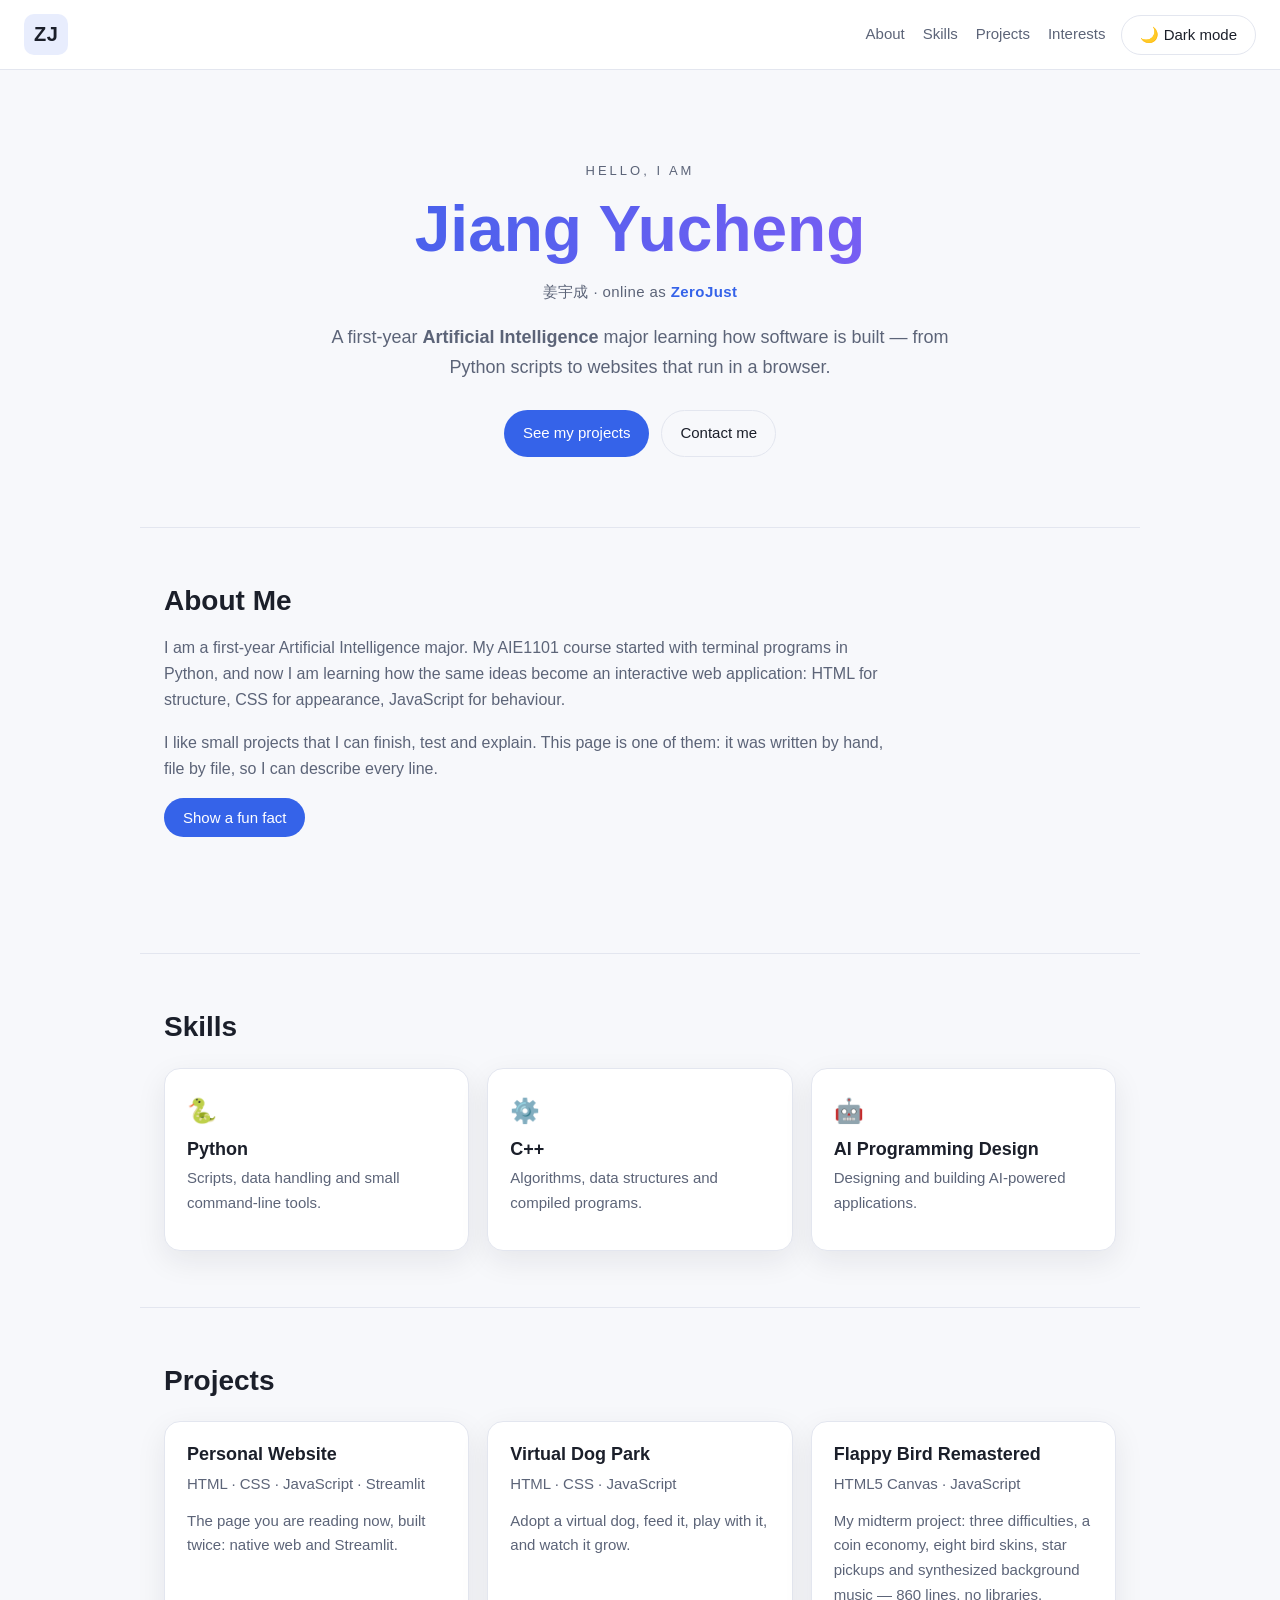
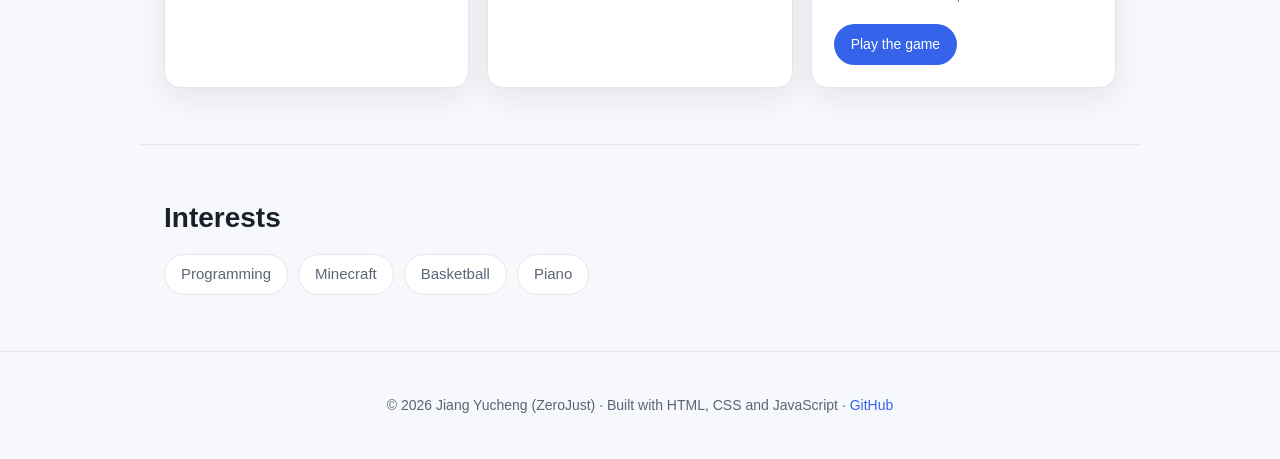
<file: index.html>
<!DOCTYPE html>
<!--
  index.html = STRUCTURE (结构)
  这个文件只负责“页面上有什么”：标题、段落、图片、按钮、区块顺序。
  外观交给 style.css，互动交给 script.js。
-->
<html lang="en">
<head>
  <meta charset="UTF-8" />
  <meta name="viewport" content="width=device-width, initial-scale=1.0" />
  <title>Jiang Yucheng (ZeroJust) | Personal Website</title>
  <link rel="stylesheet" href="style.css" />
</head>
<body>

  <!-- ===== 顶部导航 ===== -->
  <header class="site-header">
    <a class="logo" href="#top">ZJ</a>

    <nav class="nav">
      <a href="#about">About</a>
      <a href="#skills">Skills</a>
      <a href="#projects">Projects</a>
      <a href="#interests">Interests</a>
    </nav>

    <!-- 互动按钮 1：切换深色 / 浅色主题 -->
    <button id="theme-toggle" class="btn btn-ghost" type="button">🌙 Dark mode</button>
  </header>

  <main id="top">

    <!-- ===== Hero：第一屏 ===== -->
    <section class="hero">
      <p class="hero-kicker">Hello, I am</p>
      <h1 class="hero-name">Jiang Yucheng</h1>
      <p class="hero-alias">姜宇成 · online as <strong>ZeroJust</strong></p>
      <p class="hero-text">
        A first-year <strong>Artificial Intelligence</strong> major learning how software
        is built — from Python scripts to websites that run in a browser.
      </p>
      <div class="hero-actions">
        <a class="btn btn-primary" href="#projects">See my projects</a>
        <a class="btn btn-ghost" href="mailto:126090293@link.cuhk.edu.cn">Contact me</a>
      </div>
    </section>

    <!-- ===== About Me ===== -->
    <section id="about" class="section">
      <h2>About Me</h2>
      <p>
        I am a first-year Artificial Intelligence major. My AIE1101 course started with
        terminal programs in Python, and now I am learning how the same ideas become an
        interactive web application: HTML for structure, CSS for appearance, JavaScript
        for behaviour.
      </p>
      <p>
        I like small projects that I can finish, test and explain. This page is one of them:
        it was written by hand, file by file, so I can describe every line.
      </p>

      <!-- 互动按钮 2：随机显示一条小知识 -->
      <button id="fun-fact-btn" class="btn btn-primary" type="button">Show a fun fact</button>
      <p id="fun-fact" class="fun-fact" aria-live="polite"></p>
    </section>

    <!-- ===== Skills ===== -->
    <section id="skills" class="section">
      <h2>Skills</h2>
      <ul class="cards">
        <li class="card">
          <span class="card-icon">🐍</span>
          <h3>Python</h3>
          <p>Scripts, data handling and small command-line tools.</p>
        </li>
        <li class="card">
          <span class="card-icon">⚙️</span>
          <h3>C++</h3>
          <p>Algorithms, data structures and compiled programs.</p>
        </li>
        <li class="card">
          <span class="card-icon">🤖</span>
          <h3>AI Programming Design</h3>
          <p>Designing and building AI-powered applications.</p>
        </li>
      </ul>
    </section>

    <!-- ===== Projects ===== -->
    <section id="projects" class="section">
      <h2>Projects</h2>
      <div class="cards cards-wide">
        <article class="card">
          <h3>Personal Website</h3>
          <p class="tag">HTML · CSS · JavaScript · Streamlit</p>
          <p>The page you are reading now, built twice: native web and Streamlit.</p>
        </article>
        <article class="card">
          <h3>Virtual Dog Park</h3>
          <p class="tag">HTML · CSS · JavaScript</p>
          <p>Adopt a virtual dog, feed it, play with it, and watch it grow.</p>
        </article>
        <article class="card">
          <h3>Flappy Bird Remastered</h3>
          <p class="tag">HTML5 Canvas · JavaScript</p>
          <p>
            My midterm project: three difficulties, a coin economy, eight bird skins,
            star pickups and synthesized background music — 860 lines, no libraries.
          </p>
          <a class="btn btn-primary" href="games/flappy-bird/index.html">Play the game</a>
        </article>
      </div>
    </section>

    <!-- ===== Interests ===== -->
    <section id="interests" class="section">
      <h2>Interests</h2>
      <ul class="tags">
        <li>Programming</li>
        <li>Minecraft</li>
        <li>Basketball</li>
        <li>Piano</li>
      </ul>
    </section>

  </main>

  <footer class="site-footer">
    <p>
      © <span id="year"></span> Jiang Yucheng (ZeroJust) · Built with HTML, CSS and JavaScript ·
      <a href="https://github.com/zerojust111">GitHub</a>
    </p>
  </footer>

  <script src="script.js"></script>
</body>
</html>
</file>
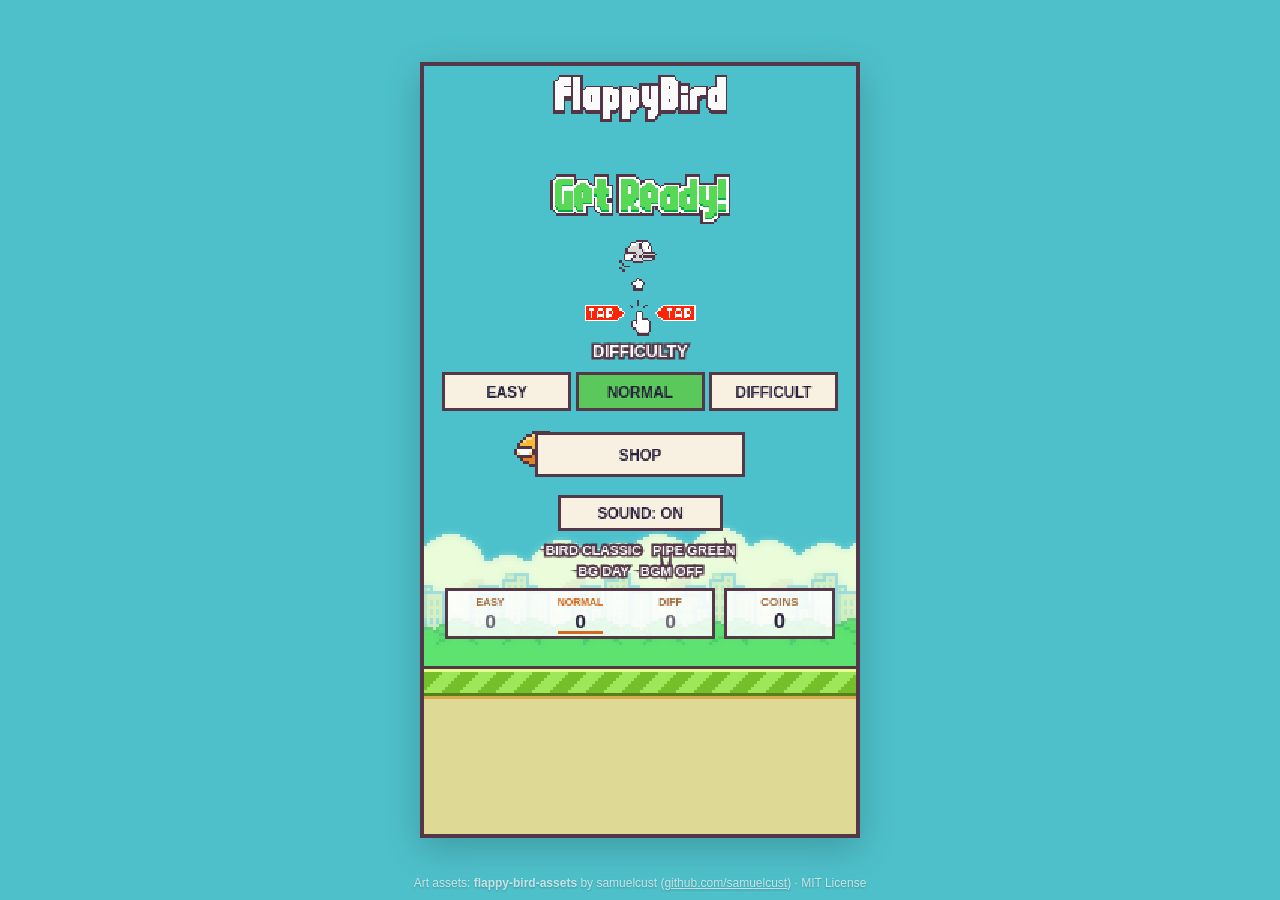
<file: games/flappy-bird/index.html>
<!doctype html>
<html lang="en"><head><meta charset="utf-8"><meta name="viewport" content="width=device-width,initial-scale=1">
<title>Flappy Bird</title><style>
/* 页面只保留画布，选择都在框内 / Only the canvas on the page, all selectors live in-canvas */
body{margin:0;background:#4ec0ca;display:grid;place-items:center;min-height:100vh;padding:10px;box-sizing:border-box}
canvas{image-rendering:pixelated;width:432px;max-width:95vw;height:auto;border:4px solid #543847;box-shadow:0 10px 35px #00000033;touch-action:manipulation;outline:none}
</style></head><body><canvas id="game" width="288" height="512" tabindex="0" aria-label="Flappy Bird game. Press Space or tap to fly."></canvas>
<div style="position:fixed;bottom:8px;left:0;right:0;text-align:center;font:12px/1.4 sans-serif;color:#ffffffb0;text-shadow:0 1px 2px #00000040;pointer-events:none">Art assets: <b>flappy-bird-assets</b> by samuelcust (<a href="https://github.com/samuelcust/flappy-bird-assets" style="color:inherit">github.com/samuelcust</a>) · MIT License</div>
<script src="game.js"></script></body></html>
</file>
<file: style.css>
/* =====================================================================
   style.css = APPEARANCE (外观)
   只控制颜色、字体、间距、排版。页面内容仍然由 index.html 决定。
   ===================================================================== */

/* ---------- 1. 设计变量（浅色主题） ---------- */
:root {
  --bg: #f7f8fb;
  --surface: #ffffff;
  --text: #1b1f2a;
  --muted: #5c6478;
  --border: #e3e6ef;
  --primary: #3563e9;
  --primary-soft: #e8edfd;
  --shadow: 0 10px 30px rgba(27, 31, 42, 0.08);
  --radius: 16px;
}

/* ---------- 2. 深色主题：只覆盖变量 ---------- */
html[data-theme="dark"] {
  --bg: #0f1218;
  --surface: #171b24;
  --text: #eef1f7;
  --muted: #9aa3b8;
  --border: #262c3a;
  --primary: #7d9bff;
  --primary-soft: #1e2740;
  --shadow: 0 10px 30px rgba(0, 0, 0, 0.45);
}

/* ---------- 3. 基础重置 ---------- */
* { box-sizing: border-box; }

html { scroll-behavior: smooth; }

body {
  margin: 0;
  background: var(--bg);
  color: var(--text);
  font-family: "Segoe UI", Arial, Helvetica, sans-serif;
  line-height: 1.65;
  transition: background 0.25s ease, color 0.25s ease;
}

h1, h2, h3 { line-height: 1.2; margin: 0 0 0.6em; }

a { color: var(--primary); text-decoration: none; }
a:hover { text-decoration: underline; }

/* ---------- 4. 顶部导航 ---------- */
.site-header {
  position: sticky;
  top: 0;
  z-index: 10;
  display: flex;
  align-items: center;
  gap: 16px;
  padding: 14px 24px;
  background: var(--surface);
  border-bottom: 1px solid var(--border);
  backdrop-filter: blur(8px);
}

.logo {
  font-weight: 800;
  font-size: 20px;
  letter-spacing: 0.5px;
  color: var(--text);
  padding: 4px 10px;
  border-radius: 10px;
  background: var(--primary-soft);
}
.logo:hover { text-decoration: none; }

.nav {
  display: flex;
  gap: 18px;
  margin-left: auto;
  flex-wrap: wrap;
}
.nav a { color: var(--muted); font-size: 15px; }
.nav a:hover { color: var(--primary); text-decoration: none; }

/* ---------- 5. 按钮 ---------- */
.btn {
  display: inline-block;
  padding: 10px 18px;
  border-radius: 999px;
  border: 1px solid transparent;
  font-size: 15px;
  font-family: inherit;
  cursor: pointer;
  transition: transform 0.15s ease, background 0.2s ease, color 0.2s ease;
}
.btn:hover { transform: translateY(-1px); text-decoration: none; }

.btn-primary {
  background: var(--primary);
  color: #fff;
}

.btn-ghost {
  background: transparent;
  color: var(--text);
  border-color: var(--border);
}
.btn-ghost:hover { background: var(--primary-soft); color: var(--primary); }

/* ---------- 6. Hero 首屏 ---------- */
.hero {
  max-width: 900px;
  margin: 0 auto;
  padding: 90px 24px 70px;
  text-align: center;
}

.hero-kicker {
  margin: 0;
  letter-spacing: 3px;
  text-transform: uppercase;
  font-size: 13px;
  color: var(--muted);
}

.hero-name {
  font-size: clamp(38px, 7vw, 64px);
  margin: 10px 0 16px;
  background: linear-gradient(120deg, var(--primary), #8b5cf6);
  -webkit-background-clip: text;
  background-clip: text;
  color: transparent;
}

.hero-alias {
  margin: -4px 0 18px;
  color: var(--muted);
  font-size: 15px;
  letter-spacing: 0.4px;
}
.hero-alias strong { color: var(--primary); font-weight: 700; }

.hero-text {
  max-width: 620px;
  margin: 0 auto 28px;
  color: var(--muted);
  font-size: 18px;
}

.hero-actions {
  display: flex;
  gap: 12px;
  justify-content: center;
  flex-wrap: wrap;
}

/* ---------- 7. 通用区块 ---------- */
.section {
  max-width: 1000px;
  margin: 0 auto;
  padding: 56px 24px;
  border-top: 1px solid var(--border);
}
.section h2 { font-size: 28px; }
.section p { color: var(--muted); max-width: 720px; }

/* ---------- 8. 卡片（技能 / 项目） ---------- */
.cards {
  list-style: none;
  margin: 24px 0 0;
  padding: 0;
  display: grid;
  grid-template-columns: repeat(auto-fit, minmax(230px, 1fr));
  gap: 18px;
}
.cards-wide { grid-template-columns: repeat(auto-fit, minmax(260px, 1fr)); }

.card {
  background: var(--surface);
  border: 1px solid var(--border);
  border-radius: var(--radius);
  padding: 22px;
  box-shadow: var(--shadow);
  transition: transform 0.18s ease, border-color 0.18s ease;
}
.card:hover {
  transform: translateY(-4px);
  border-color: var(--primary);
}
.card h3 { font-size: 18px; margin-bottom: 6px; }
.card p { margin: 0 0 12px; font-size: 15px; }
.card-icon { font-size: 24px; display: block; margin-bottom: 8px; }
.card .btn { margin-top: 4px; font-size: 14px; padding: 8px 16px; }

/* ---------- 9. 兴趣标签 ---------- */
.tags {
  list-style: none;
  padding: 0;
  margin: 20px 0 0;
  display: flex;
  flex-wrap: wrap;
  gap: 10px;
}
.tags li {
  padding: 7px 16px;
  border-radius: 999px;
  border: 1px solid var(--border);
  background: var(--surface);
  color: var(--muted);
  font-size: 15px;
}

/* ---------- 10. 互动结果文本 ---------- */
.fun-fact {
  margin-top: 16px;
  min-height: 28px;
  font-size: 16px;
  color: var(--text) !important;
  background: var(--primary-soft);
  border-radius: 12px;
  padding: 10px 16px;
  opacity: 0;
  transform: translateY(4px);
  transition: opacity 0.25s ease, transform 0.25s ease;
}
.fun-fact.is-visible { opacity: 1; transform: translateY(0); }

/* ---------- 11. 页脚 ---------- */
.site-footer {
  border-top: 1px solid var(--border);
  padding: 28px 24px;
  text-align: center;
  color: var(--muted);
  font-size: 14px;
}

/* ---------- 12. 小屏幕适配 ---------- */
@media (max-width: 620px) {
  .nav { display: none; }
  .hero { padding-top: 60px; }
  .section { padding: 40px 18px; }
}
</file>
